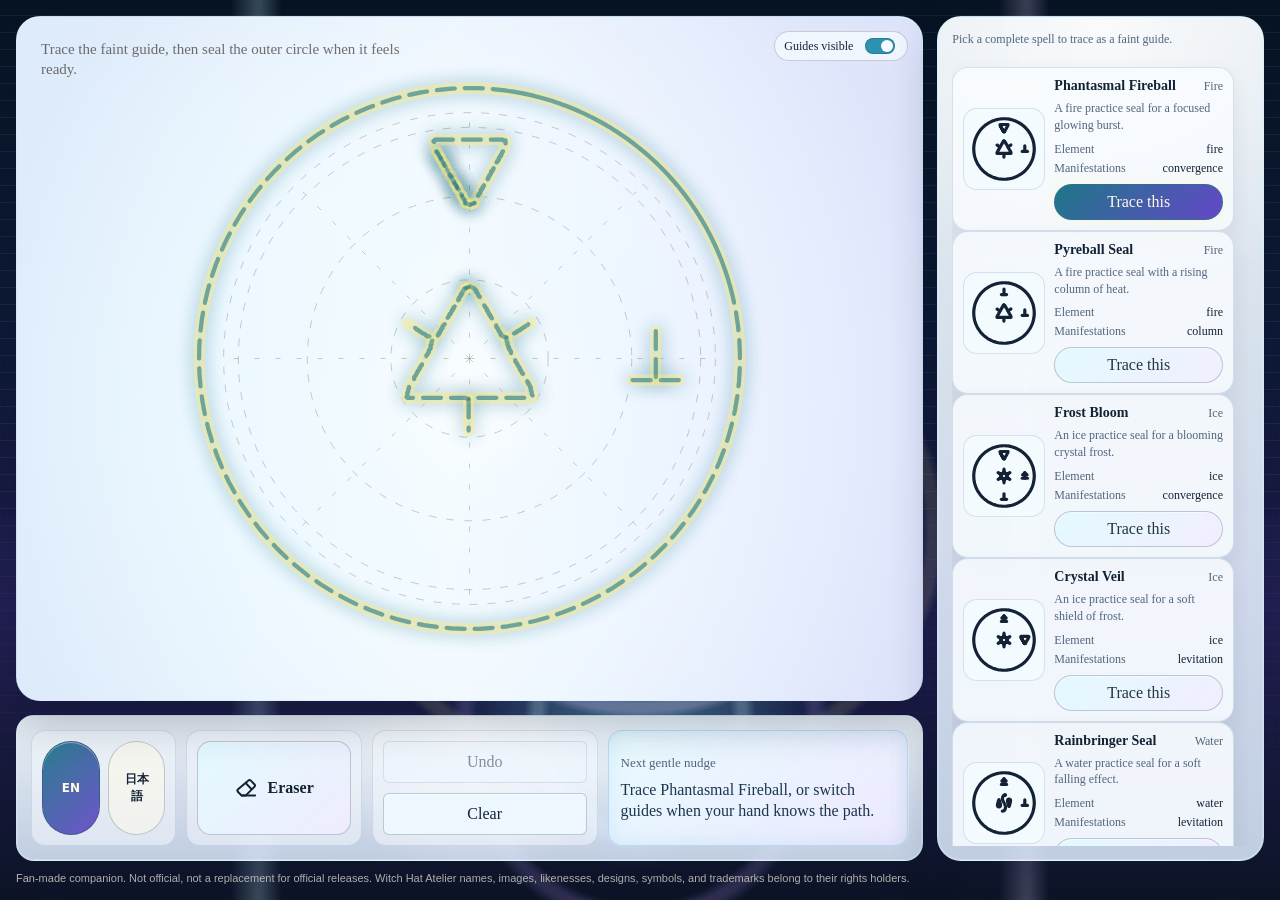
<file: index.html>
<!doctype html>
<html lang="en">
  <head>
    <meta charset="utf-8">
    <meta name="viewport" content="width=device-width, initial-scale=1, viewport-fit=cover">
    <meta name="theme-color" content="#101a35">
    <meta name="apple-mobile-web-app-capable" content="yes">
    <meta name="apple-mobile-web-app-title" content="Spell Desk">
    <meta name="apple-mobile-web-app-status-bar-style" content="black-translucent">
    <title>Spell Desk</title>
    <link rel="icon" href="./assets/favicon-BNoicV3H.ico">
    <link rel="manifest" href="./manifest.webmanifest">
    <link rel="apple-touch-icon" href="./assets/app-icon-180.png">
    <script>
      if (location.protocol === "file:" && location.pathname.endsWith("/index.html")) {
        location.replace("./gift-build/Spell%20Desk.html");
      }
    </script>
    <script type="module" crossorigin src="./assets/index-BX9wabui.js"></script>
    <link rel="modulepreload" crossorigin href="./assets/paperRenderer-Dd0D2qyX.js">
    <link rel="modulepreload" crossorigin href="./assets/templateNormalizer-DNqUxjE5.js">
    <link rel="modulepreload" crossorigin href="./assets/symbolRecognizer-B8q3ilQB.js">
    <link rel="modulepreload" crossorigin href="./assets/spellEffectRenderer-BEr-3Eyo.js">
    <link rel="modulepreload" crossorigin href="./assets/glyphOverlayRenderer-CsSyWi4k.js">
    <link rel="stylesheet" crossorigin href="./assets/paperRenderer-Dq1hb4TC.css">
  </head>
  <body>
    <div class="app-shell">
      <main class="workspace">
        <aside class="control-panel" aria-label="Spell controls">
          <section class="control-section">
            <div class="language-tabs" aria-label="Language">
              <button type="button" class="language-tab-button active" data-language="en">EN</button>
              <button type="button" class="language-tab-button" data-language="ja">日本語</button>
            </div>
          </section>

          <section class="control-section">
            <button type="button" id="toolToggleButton" class="tool-toggle-button" aria-label="Eraser" aria-pressed="false">
              <svg viewBox="0 0 24 24" aria-hidden="true" focusable="false" class="tool-icon tool-icon-erase">
                <path d="m16.5 3.8 3.7 3.7a2 2 0 0 1 0 2.8l-8.9 8.9H6.8l-3.6-3.6a2 2 0 0 1 0-2.8L13.7 3.8a2 2 0 0 1 2.8 0Z"></path>
                <path d="m11.8 7.1 5.1 5.1"></path>
                <path d="M6.8 19.2H21"></path>
              </svg>
              <svg viewBox="0 0 24 24" aria-hidden="true" focusable="false" class="tool-icon tool-icon-draw">
                <path d="M4 20 14.9 9.1"></path>
                <path d="m13.1 4.9 6 6"></path>
                <path d="m15.7 2.3 6 6-2.6 2.6-6-6Z"></path>
                <path d="m4 20 4.8-1.2"></path>
              </svg>
              <span id="toolToggleLabel">Eraser</span>
            </button>
          </section>

          <section class="control-section">
            <button type="button" id="undoButton" data-i18n="action.undo">Undo</button>
            <button type="button" id="clearButton" data-i18n="action.clear">Clear</button>
          </section>

          <section class="coach-card" aria-live="polite">
            <span class="label" data-i18n="coach.label">Next gentle nudge</span>
            <p id="coachMessage">Choose an outline, or draw an open circle to begin.</p>
          </section>

          <section class="wild-save-card" id="wildSaveCard" hidden>
            <span class="label" data-i18n="wild.label">Wild spell discovered</span>
            <p id="wildSaveHint" data-i18n="wild.hint">Save this closed-circle spell as a traceable guide.</p>
            <label class="toggle compact-toggle">
              <input type="checkbox" id="wildEffectToggle" checked>
              <span data-i18n="wild.markEffect">Mark its effect</span>
            </label>
            <button type="button" id="saveWildSpellButton" data-i18n="wild.save">Save wild spell</button>
          </section>
        </aside>

        <section class="canvas-panel" aria-label="Spell drawing surface">
          <div class="canvas-shell">
            <p class="canvas-hint" id="canvasHint" data-i18n="canvas.hint">
              Trace the glowing guide, then seal the outer circle when it feels ready.
            </p>
            <label class="toggle canvas-guide-toggle">
              <input type="checkbox" id="guidesToggle" checked>
              <span data-i18n="guides.visible">Guides visible</span>
            </label>
            <section class="spell-score-popover" id="spellScorePopover" aria-live="polite">
              <h2 class="panel-section-title" data-i18n="state.title">Spell State</h2>
              <div class="spell-state-status" id="statusValue">Loading</div>
              <section class="summary-band">
                <div>
                  <span class="label" data-i18n="state.element">Element</span>
                  <strong id="elementValue">None</strong>
                </div>
              </section>
              <section class="meter-list">
                <div class="meter-row">
                  <span data-i18n="meter.quality">Quality</span>
                  <div class="meter"><span id="qualityMeter"></span></div>
                  <span class="diagnostic-meter-value" id="qualityMeterValue">0%</span>
                </div>
                <div class="meter-row">
                  <span data-i18n="meter.stability">Stability</span>
                  <div class="meter"><span id="stabilityMeter"></span></div>
                  <span class="diagnostic-meter-value" id="stabilityMeterValue">0%</span>
                </div>
                <div class="meter-row">
                  <span data-i18n="meter.force">Force</span>
                  <div class="meter"><span id="forceMeter"></span></div>
                  <span class="diagnostic-meter-value" id="forceMeterValue">0%</span>
                </div>
              </section>
            </section>
            <canvas id="glyphCanvas" width="1200" height="800"></canvas>
            <canvas id="effectCanvas" width="1200" height="800"></canvas>
          </div>
        </section>

        <aside class="dictionary-panel" aria-label="Guide library">
          <section id="dictionaryRootPanel">
            <section class="reference-panel" aria-label="Dictionary reference">
              <div id="sampleSpellReferencePanel" class="reference-list">
                <p class="panel-description" data-i18n="description.spells">
                  Pick a complete spell to trace as a faint guide.
                </p>
                <div id="sampleSpellReferenceCards"></div>
              </div>
            </section>
          </section>
        </aside>
      </main>

      <footer class="app-footer">
        <p data-i18n="footer.notice">
          Fan-made companion. Not official, not a replacement for official releases. Witch Hat Atelier names, images,
          likenesses, designs, symbols, and trademarks belong to their rights holders.
        </p>
      </footer>
    </div>

  </body>
</html>
</file>
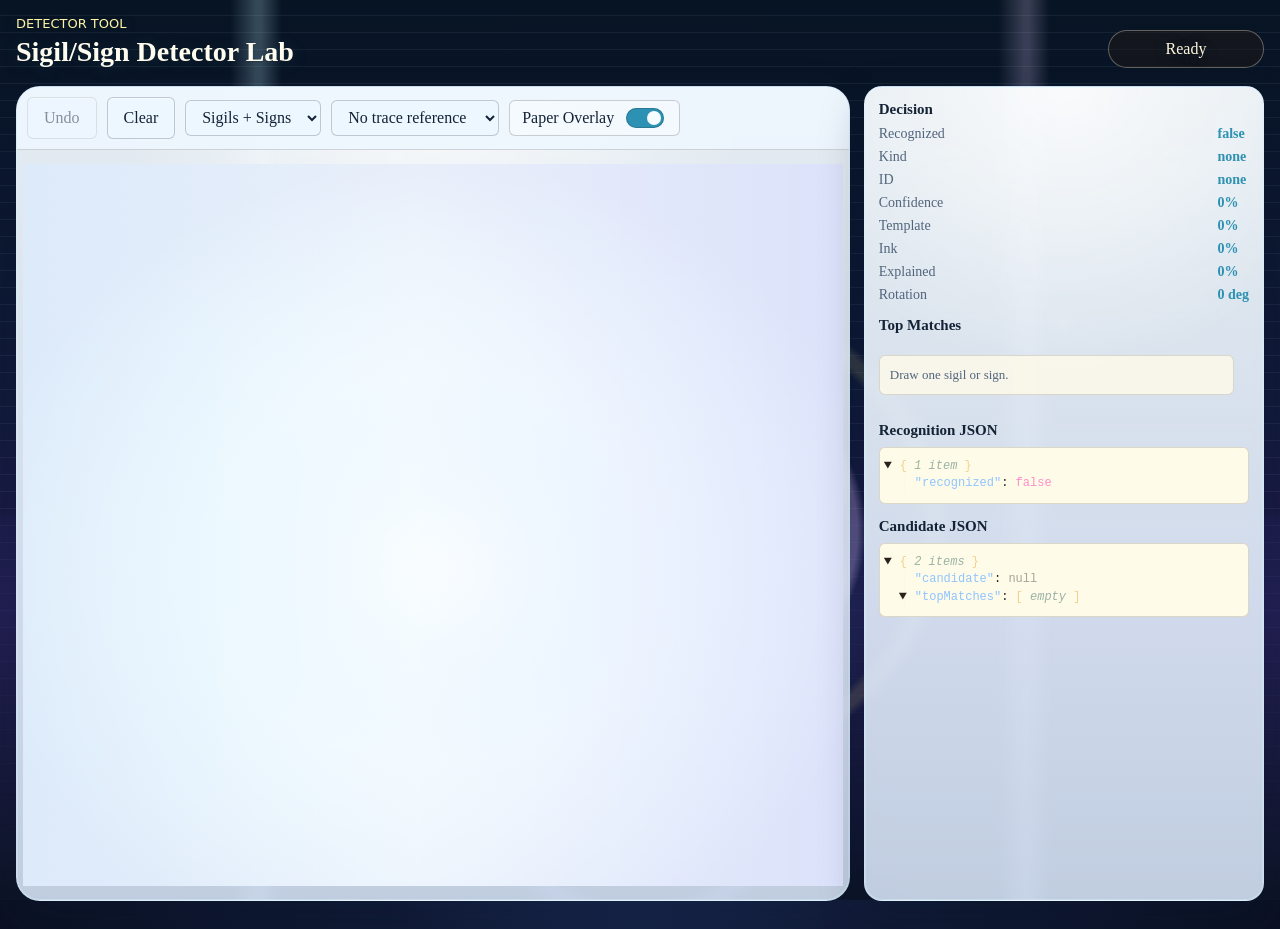
<file: tools/sigilSignDetectorLab.html>
<!doctype html>
<html lang="en">
  <head>
    <meta charset="utf-8">
    <meta name="viewport" content="width=device-width, initial-scale=1">
    <title>Sigil/Sign Detector Lab</title>
    <script type="module" crossorigin src="../assets/sigilSignDetectorLab-DBr9r1-W.js"></script>
    <link rel="modulepreload" crossorigin href="../assets/paperRenderer-Dd0D2qyX.js">
    <link rel="modulepreload" crossorigin href="../assets/templateNormalizer-DNqUxjE5.js">
    <link rel="modulepreload" crossorigin href="../assets/symbolRecognizer-B8q3ilQB.js">
    <link rel="modulepreload" crossorigin href="../assets/debugOverlay-DONpHWOa.js">
    <link rel="modulepreload" crossorigin href="../assets/glyphOverlayRenderer-CsSyWi4k.js">
    <link rel="stylesheet" crossorigin href="../assets/paperRenderer-Dq1hb4TC.css">
  </head>
  <body class="sigil-maker-page">
    <div class="app-shell">
      <header class="app-header">
        <div>
          <p class="eyebrow">Detector Tool</p>
          <h1>Sigil/Sign Detector Lab</h1>
        </div>
        <div class="status-pill" id="statusPill">Loading</div>
      </header>

      <main class="workspace maker-workspace detector-lab-workspace">
        <section class="canvas-panel maker-canvas-panel">
          <div class="toolbar detector-lab-toolbar">
            <button type="button" id="undoButton">Undo</button>
            <button type="button" id="clearButton">Clear</button>
            <select class="select-control" id="dictionaryMode">
              <option value="all">Sigils + Signs</option>
              <option value="sigils">Sigils</option>
              <option value="signs">Signs</option>
            </select>
            <select class="select-control" id="referenceOverlay">
              <option value="">No trace reference</option>
            </select>
            <label class="toggle">
              <input type="checkbox" id="paperOverlayToggle" checked>
              <span>Paper Overlay</span>
            </label>
          </div>
          <div class="detector-lab-canvas-shell">
            <canvas id="detectorCanvas" width="760" height="760"></canvas>
          </div>
        </section>

        <aside class="side-panel detector-lab-side-panel">
          <section class="diagnostic-block">
            <h2>Decision</h2>
            <div class="detector-lab-decision-grid">
              <span>Recognized</span><strong id="recognizedValue">false</strong>
              <span>Kind</span><strong id="kindValue">none</strong>
              <span>ID</span><strong id="idValue">none</strong>
              <span>Confidence</span><strong id="confidenceValue">0%</strong>
              <span>Template</span><strong id="templateValue">0%</strong>
              <span>Ink</span><strong id="inkValue">0%</strong>
              <span>Explained</span><strong id="explainedValue">0%</strong>
              <span>Rotation</span><strong id="rotationValue">0 deg</strong>
            </div>
          </section>

          <section class="diagnostic-block">
            <h2>Top Matches</h2>
            <div id="matchList" class="detector-match-list"></div>
          </section>

          <section class="diagnostic-block">
            <h2>Recognition JSON</h2>
            <pre id="recognitionOutput" class="diagnostic-output detector-lab-small-output">Draw one sigil or sign.</pre>
          </section>

          <section class="diagnostic-block">
            <h2>Candidate JSON</h2>
            <pre id="candidateOutput" class="diagnostic-output detector-lab-small-output">Draw one sigil or sign.</pre>
          </section>
        </aside>
      </main>
    </div>

  </body>
</html>
</file>
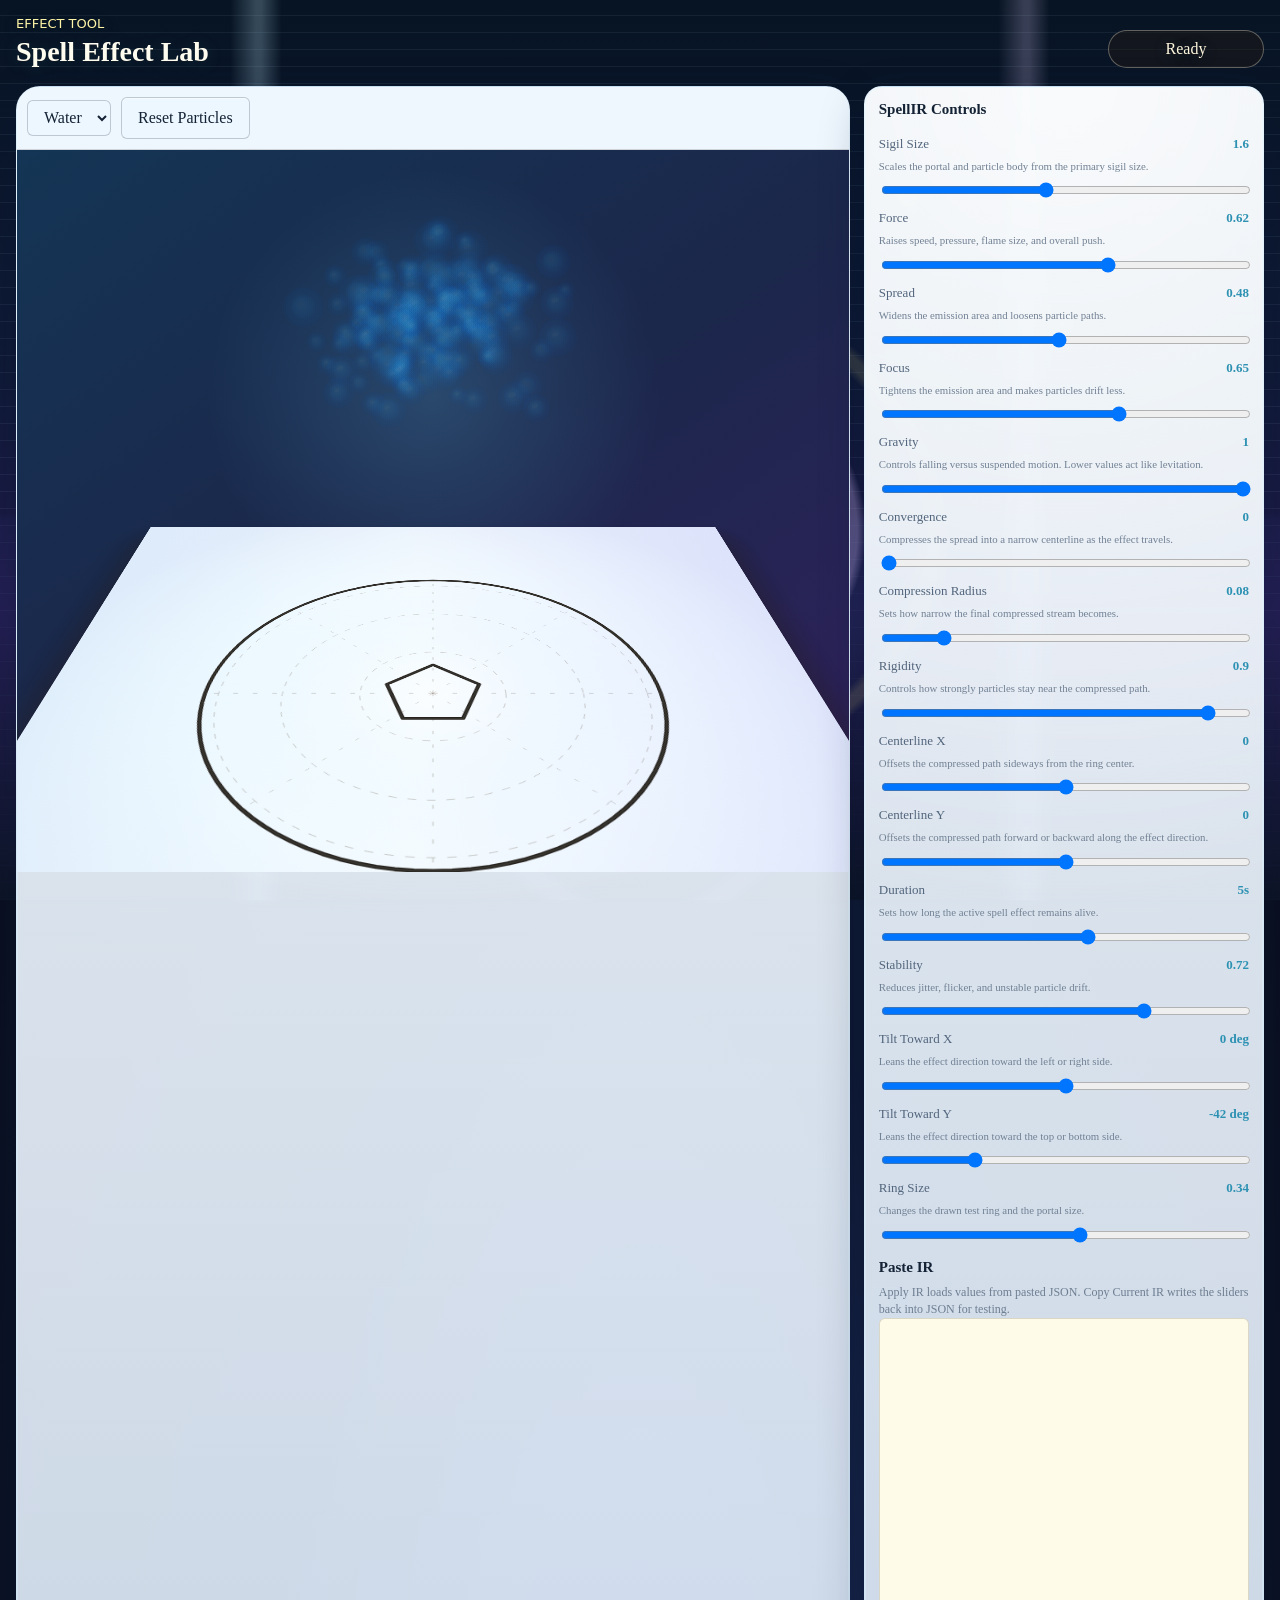
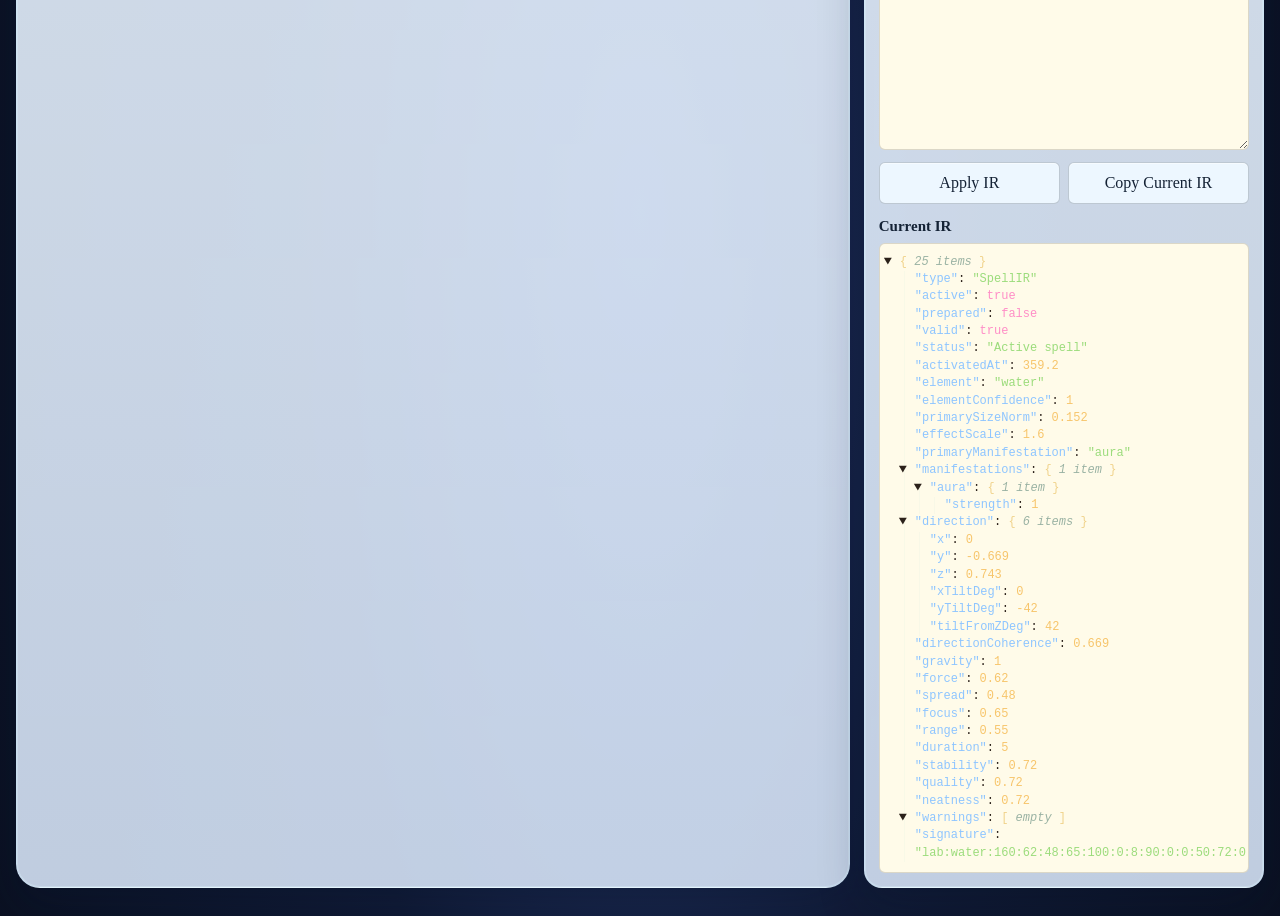
<file: tools/spellEffectLab.html>
<!doctype html>
<html lang="en">
  <head>
    <meta charset="utf-8">
    <meta name="viewport" content="width=device-width, initial-scale=1">
    <title>Spell Effect Lab</title>
    <script type="module" crossorigin src="../assets/spellEffectLab-BgDTCeCr.js"></script>
    <link rel="modulepreload" crossorigin href="../assets/paperRenderer-Dd0D2qyX.js">
    <link rel="modulepreload" crossorigin href="../assets/spellEffectRenderer-BEr-3Eyo.js">
    <link rel="modulepreload" crossorigin href="../assets/debugOverlay-DONpHWOa.js">
    <link rel="modulepreload" crossorigin href="../assets/glyphOverlayRenderer-CsSyWi4k.js">
    <link rel="stylesheet" crossorigin href="../assets/paperRenderer-Dq1hb4TC.css">
  </head>
  <body class="sigil-maker-page">
    <div class="app-shell">
      <header class="app-header">
        <div>
          <p class="eyebrow">Effect Tool</p>
          <h1>Spell Effect Lab</h1>
        </div>
        <div class="status-pill" id="statusPill">Ready</div>
      </header>

      <main class="workspace maker-workspace effect-lab-workspace">
        <section class="canvas-panel maker-canvas-panel">
          <div class="toolbar effect-lab-toolbar">
            <select class="select-control" id="elementControl">
              <option value="fire">Fire</option>
              <option value="water" selected>Water</option>
              <option value="wind">Wind</option>
              <option value="earth">Earth</option>
              <option value="light">Light</option>
            </select>
            <button type="button" id="resetButton">Reset Particles</button>
          </div>
          <div class="canvas-shell effect-lab-canvas-shell portal-active">
            <canvas id="labGlyphCanvas" width="900" height="700"></canvas>
            <canvas id="labEffectCanvas" width="900" height="700"></canvas>
          </div>
        </section>

        <aside class="side-panel effect-lab-side-panel">
          <section class="diagnostic-block effect-lab-controls" id="sliderControls"></section>

          <section class="diagnostic-block">
            <h2>Paste IR</h2>
            <p class="effect-lab-help">Apply IR loads values from pasted JSON. Copy Current IR writes the sliders back into JSON for testing.</p>
            <textarea id="irInput" class="template-output effect-lab-ir-input" spellcheck="false"></textarea>
            <div class="effect-lab-button-row">
              <button type="button" id="applyIrButton">Apply IR</button>
              <button type="button" id="copyIrButton">Copy Current IR</button>
            </div>
          </section>

          <section class="diagnostic-block">
            <h2>Current IR</h2>
            <pre id="irOutput" class="diagnostic-output effect-lab-ir-output"></pre>
          </section>
        </aside>
      </main>
    </div>

  </body>
</html>
</file>
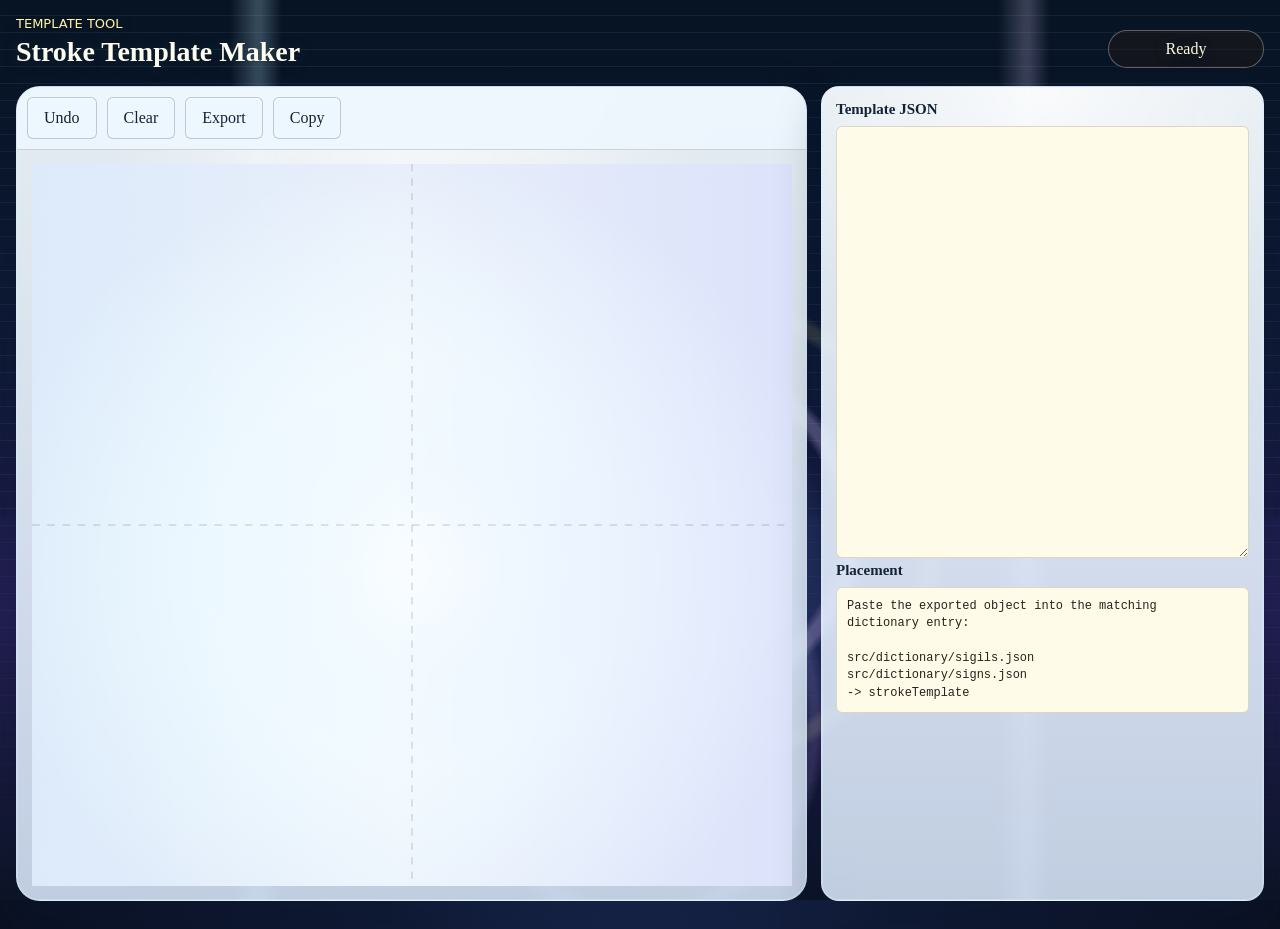
<file: tools/strokeTemplateMaker.html>
<!doctype html>
<html lang="en">
  <head>
    <meta charset="utf-8">
    <meta name="viewport" content="width=device-width, initial-scale=1">
    <title>Stroke Template Maker</title>
    <script type="module" crossorigin src="../assets/strokeTemplateMaker-BSDHB_Io.js"></script>
    <link rel="modulepreload" crossorigin href="../assets/paperRenderer-Dd0D2qyX.js">
    <link rel="modulepreload" crossorigin href="../assets/templateNormalizer-DNqUxjE5.js">
    <link rel="modulepreload" crossorigin href="../assets/glyphOverlayRenderer-CsSyWi4k.js">
    <link rel="stylesheet" crossorigin href="../assets/paperRenderer-Dq1hb4TC.css">
  </head>
  <body class="sigil-maker-page">
    <div class="app-shell">
      <header class="app-header">
        <div>
          <p class="eyebrow">Template Tool</p>
          <h1>Stroke Template Maker</h1>
        </div>
        <div class="status-pill" id="statusPill">Loading</div>
      </header>

      <main class="workspace maker-workspace">
        <section class="canvas-panel maker-canvas-panel">
          <div class="toolbar">
            <button type="button" id="undoButton">Undo</button>
            <button type="button" id="clearButton">Clear</button>
            <button type="button" id="exportButton">Export</button>
            <button type="button" id="copyButton">Copy</button>
          </div>
          <div class="reference-canvas-shell">
            <canvas id="templateCanvas" width="800" height="800"></canvas>
          </div>
        </section>

        <aside class="side-panel">
          <section class="diagnostic-block">
            <h2>Template JSON</h2>
            <textarea id="templateOutput" class="template-output" spellcheck="false"></textarea>
          </section>
          <section class="diagnostic-block">
            <h2>Placement</h2>
            <pre class="diagnostic-output">Paste the exported object into the matching dictionary entry:

src/dictionary/sigils.json
src/dictionary/signs.json
-> strokeTemplate</pre>
          </section>
        </aside>
      </main>
    </div>

  </body>
</html>
</file>
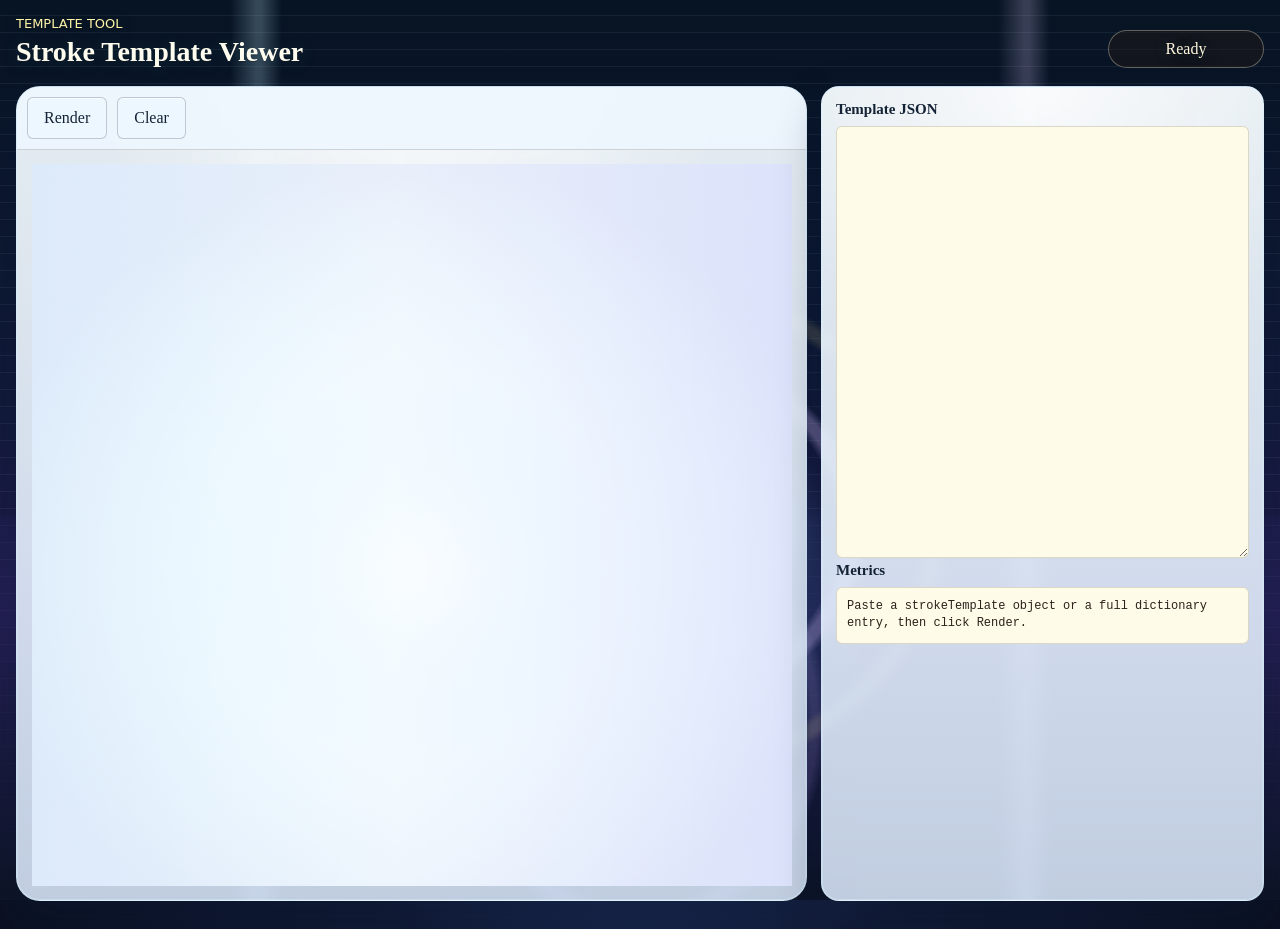
<file: tools/strokeTemplateViewer.html>
<!doctype html>
<html lang="en">
  <head>
    <meta charset="utf-8">
    <meta name="viewport" content="width=device-width, initial-scale=1">
    <title>Stroke Template Viewer</title>
    <script type="module" crossorigin src="../assets/strokeTemplateViewer-JGPphcwW.js"></script>
    <link rel="modulepreload" crossorigin href="../assets/paperRenderer-Dd0D2qyX.js">
    <link rel="stylesheet" crossorigin href="../assets/paperRenderer-Dq1hb4TC.css">
  </head>
  <body class="sigil-maker-page">
    <div class="app-shell">
      <header class="app-header">
        <div>
          <p class="eyebrow">Template Tool</p>
          <h1>Stroke Template Viewer</h1>
        </div>
        <div class="status-pill" id="statusPill">Ready</div>
      </header>

      <main class="workspace maker-workspace">
        <section class="canvas-panel maker-canvas-panel">
          <div class="toolbar">
            <button type="button" id="renderButton">Render</button>
            <button type="button" id="clearButton">Clear</button>
          </div>
          <div class="reference-canvas-shell">
            <canvas id="previewCanvas" width="800" height="800"></canvas>
          </div>
        </section>

        <aside class="side-panel">
          <section class="diagnostic-block">
            <h2>Template JSON</h2>
            <textarea id="templateInput" class="template-output" spellcheck="false"></textarea>
          </section>
          <section class="diagnostic-block">
            <h2>Metrics</h2>
            <pre id="metricsOutput" class="diagnostic-output">Paste a strokeTemplate object or a full dictionary entry, then click Render.</pre>
          </section>
        </aside>
      </main>
    </div>

  </body>
</html>
</file>
<file: assets/paperRenderer-Dq1hb4TC.css>
.diagnostic-json{color:#d7ecdc;background:#1d2b25;white-space:normal}.diagnostic-json .json-row{margin-left:10px;min-height:1.45em}.diagnostic-json .json-node{margin:0}.diagnostic-json .json-summary{align-items:baseline;cursor:pointer;list-style-position:outside;-webkit-user-select:none;user-select:none}.diagnostic-json .json-children{margin-left:4px;border-left:1px solid rgba(215,236,220,.18)}.diagnostic-json .json-key{color:#8ec5ff}.diagnostic-json .json-string{color:#9cdc7c}.diagnostic-json .json-number{color:#f7c56b}.diagnostic-json .json-boolean{color:#ff8ec7}.diagnostic-json .json-null{color:#a8a39a}.diagnostic-json .json-punctuation{color:#f0d28a}.diagnostic-json .json-meta{color:#9bb3a4;font-style:italic}:root{color-scheme:light;--ink: #142235;--muted-ink: #52657c;--paper: #edf8ff;--paper-deep: #c8ddff;--panel: #f7fbff;--panel-line: #9ebee6;--ember: #e45f7c;--teal: #2c91b2;--violet: #6e63dc;--leaf: #54a890;--gold: #f4c84f;--shadow: rgba(9, 19, 39, .28);--radius: 8px;--portal-tilt-duration: .98s}*{box-sizing:border-box}html,body{min-height:100%}body{position:relative;isolation:isolate;margin:0;font-family:Georgia,Palatino Linotype,Book Antiqua,serif;color:var(--ink);background:radial-gradient(ellipse at 50% 72%,#273a70,#101a35 38%,#070b16);overscroll-behavior:none}body:before,body:after{content:"";position:fixed;top:0;right:0;bottom:0;left:0;pointer-events:none}body:before{z-index:-2;background:radial-gradient(circle at 50% 58%,rgba(194,241,255,.82) 0 3%,rgba(116,138,255,.42) 7%,transparent 22%),radial-gradient(ellipse at 50% 59%,transparent 0 14%,rgba(164,232,255,.52) 15% 16%,transparent 17% 22%,rgba(218,191,255,.36) 23% 24%,transparent 25% 31%,rgba(255,234,137,.16) 32% 33%,transparent 34%),radial-gradient(ellipse at 50% 68%,rgba(92,226,255,.22) 0 9%,transparent 26%),linear-gradient(90deg,transparent 0 18%,rgba(195,238,255,.24) 20% 20.4%,transparent 22% 78%,rgba(226,209,255,.22) 80% 80.4%,transparent 82%),radial-gradient(circle at 17% 24%,rgba(198,244,255,.7) 0 .18%,transparent .55%),radial-gradient(circle at 31% 18%,rgba(165,180,255,.56) 0 .16%,transparent .5%),radial-gradient(circle at 71% 22%,rgba(255,246,185,.48) 0 .2%,transparent .58%),radial-gradient(circle at 83% 36%,rgba(255,255,255,.48) 0 .14%,transparent .5%),linear-gradient(180deg,#071423,#101a38 42%,#211a4c 68%,#070b16)}body:after{z-index:-1;opacity:.9;background:radial-gradient(ellipse at 50% 77%,rgba(130,232,255,.28) 0 5%,transparent 18%),radial-gradient(ellipse at 50% 80%,transparent 0 10%,rgba(199,235,255,.34) 11% 11.7%,transparent 12.8% 18%,rgba(188,153,255,.22) 19% 19.6%,transparent 20.8%),linear-gradient(180deg,transparent 0 57%,rgba(7,12,26,.42) 58%,rgba(7,11,22,.9) 100%),repeating-linear-gradient(0deg,rgba(197,234,255,.07) 0 1px,transparent 1px 17px);mix-blend-mode:screen}button,input{font:inherit}button{min-height:42px;border:1px solid rgba(20,34,53,.22);border-radius:6px;padding:0 16px;color:var(--ink);background:#edf7ff;box-shadow:0 1px #ffffff73 inset;cursor:pointer}button:disabled{cursor:not-allowed;opacity:.48;transform:none}select,textarea{font:inherit}.select-control{min-height:36px;border:1px solid rgba(20,34,53,.22);border-radius:6px;padding:0 12px;color:var(--ink);background:#edf7ff}button:hover{background:#dff5ff}button:active{transform:translateY(1px)}.sr-only{position:absolute;width:1px;height:1px;overflow:hidden;clip:rect(0 0 0 0);white-space:nowrap}.app-shell{width:min(1540px,100%);min-height:100vh;margin:0 auto;padding:max(16px,env(safe-area-inset-top)) max(16px,env(safe-area-inset-right)) max(14px,env(safe-area-inset-bottom)) max(16px,env(safe-area-inset-left));display:flex;flex-direction:column}body:not(.sigil-maker-page) .app-shell{height:100vh;overflow:hidden}.app-header{display:flex;align-items:end;justify-content:space-between;gap:18px;margin-bottom:18px;color:#fffdf0;text-shadow:0 2px 14px rgba(30,76,89,.42),0 1px 1px rgba(36,27,22,.34)}.app-header h1{margin:0;font-family:Georgia,Palatino Linotype,Book Antiqua,serif;font-size:28px;line-height:1.1;font-weight:700;letter-spacing:0}.eyebrow{margin:0 0 6px;font-family:system-ui,-apple-system,BlinkMacSystemFont,Segoe UI,sans-serif;color:#fff5a8;font-size:13px;letter-spacing:0;text-transform:uppercase}.header-actions{display:flex;align-items:center;gap:10px}.header-link{font-family:Segoe UI,Tahoma,Geneva,Verdana,sans-serif;min-height:36px;display:inline-flex;align-items:center;border:1px solid rgba(255,247,219,.34);border-radius:999px;padding:0 14px;color:#fff8df;text-decoration:none;background:#241b1647}.header-link:hover{background:#241b1670}.status-pill{min-width:156px;border:1px solid rgba(255,247,219,.34);border-radius:999px;padding:9px 14px;text-align:center;color:#fff8df;background:#241b1670}.spell-state-status{min-width:0;width:100%;max-width:100%;margin:0;padding:0;border:0;border-radius:0;font-size:13px;font-weight:600;text-align:left;color:var(--ink);background:transparent;display:inline-flex;align-items:center;gap:8px;box-shadow:none}.spell-state-status:before{content:"";width:9px;height:9px;flex:0 0 auto;border-radius:999px;background:#241b1661}.spell-state-status.active:before{background:var(--teal)}.spell-state-status.prepared:before{background:var(--teal)}.spell-state-status.invalid:before{background:#8d5149}.spell-state-status.closed:before{background:#5f4bd4}.status-pill.active{border-color:#ffd15dcc;background:#b8453194}.status-pill.prepared{border-color:#65b5b8db;background:#1f6f739e}.status-pill.invalid{border-color:#ffad8fcc;background:#542f2bb8}.spell-state-status.active,.spell-state-status.prepared,.spell-state-status.invalid,.spell-state-status.closed{border:0;color:var(--ink);background:transparent}.workspace{display:grid;grid-template-columns:minmax(0,1fr) minmax(320px,.36fr);grid-template-rows:minmax(0,1fr) auto;grid-template-areas:"canvas library" "controls library";gap:14px;align-items:stretch;flex:1 1 auto;min-height:0}.language-tabs{display:grid;grid-template-columns:repeat(2,minmax(0,1fr));gap:8px}.language-tab-button{min-height:34px;border-radius:999px;padding:0 12px;font-family:system-ui,-apple-system,BlinkMacSystemFont,Segoe UI,sans-serif;font-size:12px;font-weight:700;background:#fffbe98a}.language-tab-button.active{color:#fff9e8;background:linear-gradient(135deg,#1f7788f2,#6547c7eb)}.app-footer{display:grid;gap:2px;margin-top:10px;color:#fff9e8c7;font-family:Segoe UI,Tahoma,Geneva,Verdana,sans-serif;font-size:11px;line-height:1.35}.app-footer p{margin:0}.app-footer a{color:#ffef99;text-underline-offset:3px}.canvas-panel,.control-panel,.dictionary-panel,.side-panel{border:1px solid rgba(210,238,255,.48);border-radius:18px;background:radial-gradient(circle at 50% 0%,rgba(255,255,255,.76),transparent 34%),linear-gradient(180deg,#f4fbfff0,#deecffdb);box-shadow:0 18px 45px #07142d47,0 0 0 1px #def6ff47 inset;-webkit-backdrop-filter:blur(5px);backdrop-filter:blur(5px)}.canvas-panel{grid-area:canvas;min-width:0;overflow:hidden;display:flex;align-items:stretch;justify-content:stretch;border-radius:24px}.control-panel,.dictionary-panel{min-width:0;padding:14px;overflow:hidden;display:flex;flex-direction:column}.control-panel{grid-area:controls;display:grid;grid-template-columns:minmax(120px,.58fr) minmax(170px,.7fr) minmax(220px,.9fr) minmax(260px,1.2fr);grid-template-areas:"language tools actions coach";gap:8px 10px;align-items:stretch;justify-self:stretch;width:100%;overflow:visible}.dictionary-panel{grid-area:library;border-radius:24px}.control-panel .control-section:nth-of-type(1){grid-area:language}.control-panel .control-section:nth-of-type(2){grid-area:tools}.control-panel .control-section:nth-of-type(3){grid-area:actions}.control-panel .coach-card{grid-area:coach}.control-section{display:grid;gap:10px;border:1px solid rgba(45,94,142,.14);border-radius:14px;padding:10px;margin-bottom:0;background:#f8fcff80}.segmented-control{display:grid;grid-template-columns:repeat(2,minmax(0,1fr));overflow:hidden;border:1px solid rgba(36,27,22,.22);border-radius:8px;background:#f7fcffcc}.tool-toggle-button{min-height:100%;width:100%;display:inline-flex;align-items:center;justify-content:center;gap:10px;border-radius:14px;font-weight:700;background:linear-gradient(135deg,#e2f9fff0,#f1ecffe0)}.tool-toggle-button.active{color:#fff9e8;background:linear-gradient(135deg,#1f7788,#6547c7);box-shadow:0 0 18px #6547c747 inset}.tool-toggle-button .tool-icon{width:23px;height:23px;fill:none;stroke:currentColor;stroke-width:2.1;stroke-linecap:round;stroke-linejoin:round}.tool-toggle-button .tool-icon-draw,.tool-toggle-button.active .tool-icon-erase{display:none}.tool-toggle-button.active .tool-icon-draw{display:block}.segmented-control button{min-width:0;border:0;border-radius:0;background:transparent;box-shadow:none;font-weight:700}.segmented-control button.active{color:#fff9e8;background:linear-gradient(135deg,#1f7788,#6547c7);box-shadow:0 0 18px #6547c747 inset}.icon-tool-button{display:inline-flex;align-items:center;justify-content:center}.icon-tool-button svg{width:25px;height:25px;fill:none;stroke:currentColor;stroke-width:2.1;stroke-linecap:round;stroke-linejoin:round}.coach-card{position:static;width:auto;min-height:92px;display:grid;gap:8px;align-content:center;margin-bottom:0;border:1px solid rgba(84,168,214,.32);border-radius:14px;padding:12px;background:linear-gradient(135deg,#e7faffe6,#eee8ffd6);box-shadow:0 0 22px #54a8d624 inset;-webkit-backdrop-filter:blur(8px);backdrop-filter:blur(8px);pointer-events:none}.coach-card p{margin:0;color:#1d354d;font-size:16px;line-height:1.35}.wild-save-card{display:grid;gap:10px;margin-bottom:0;border:1px solid rgba(117,147,255,.34);border-radius:14px;padding:12px;background:radial-gradient(circle at 20% 0%,rgba(255,242,156,.34),transparent 34%),linear-gradient(135deg,#e7f9ffeb,#efe8ffdb);box-shadow:0 0 22px #79dcff29 inset,0 0 18px #6547c71a}.wild-save-card:not([hidden]){grid-area:auto;grid-column:1 / -1}.wild-save-card[hidden]{display:none}.wild-save-card p{margin:0;color:#243a55;font-size:14px;line-height:1.35}.compact-toggle{min-height:34px}.panel-section-title{margin:0;align-self:end;font-family:system-ui,-apple-system,BlinkMacSystemFont,Segoe UI,sans-serif;color:var(--muted-ink);font-size:16px;font-weight:600;letter-spacing:0;text-transform:uppercase}.control-section button,.control-section .toggle{width:100%}.control-section .toggle{justify-content:space-between}.toolbar{display:flex;align-items:center;gap:10px;min-height:58px;padding:10px;border-bottom:1px solid rgba(36,27,22,.16);background:#eef8ffe0}.toggle{display:inline-flex;align-items:center;gap:8px;min-height:36px;border:1px solid rgba(36,27,22,.2);border-radius:6px;padding:0 12px;background:#ffffff57}.toggle input{-webkit-appearance:none;-moz-appearance:none;appearance:none;position:relative;order:2;width:38px;height:20px;flex:0 0 auto;border-radius:999px;background:#241b163d;box-shadow:inset 0 0 0 1px #241b1633}.toggle input:before{content:"";position:absolute;top:3px;left:3px;width:14px;height:14px;border-radius:999px;background:#f7fcff;transition:transform .14s ease}.toggle input:checked{background:var(--teal)}.toggle input:checked:before{transform:translate(18px)}.canvas-shell{position:relative;width:100%;height:100%;max-height:none;flex:1 1 auto;background:radial-gradient(circle at 50% 62%,rgba(229,249,255,.9),transparent 34%),linear-gradient(120deg,#f6fcff9e,#d3e1ff29),var(--paper);touch-action:none;overflow:hidden;perspective:900px;perspective-origin:50% 56%;transition:background var(--portal-tilt-duration) ease}.canvas-guide-toggle{position:absolute;top:14px;right:14px;z-index:4;min-height:30px;padding:0 9px;border-radius:999px;font-size:12px;background:#f7fcffb8;-webkit-backdrop-filter:blur(8px);backdrop-filter:blur(8px)}.canvas-guide-toggle input{width:30px;height:16px}.canvas-guide-toggle input:before{top:2px;left:2px;width:12px;height:12px}.canvas-guide-toggle input:checked:before{transform:translate(14px)}.spell-score-popover{position:absolute;top:14px;left:14px;right:auto;z-index:4;width:min(260px,calc(100% - 28px));display:grid;grid-template-columns:minmax(0,1fr);grid-template-areas:"score-title" "score-status" "score-summary" "score-meters";gap:0;border:1px solid rgba(210,238,255,.48);border-radius:14px;padding:8px;color:var(--ink);font-size:.8rem;background:radial-gradient(circle at 80% 0%,rgba(255,255,255,.68),transparent 36%),linear-gradient(180deg,#f4fbfff0,#deecffe0);box-shadow:0 18px 45px #07142d47,0 0 0 1px #def6ff47 inset;-webkit-backdrop-filter:blur(10px);backdrop-filter:blur(10px);pointer-events:none;opacity:0;transform:translateY(-8px) scale(.98);transition:opacity .18s ease,transform .22s cubic-bezier(.16,.78,.18,1)}.spell-score-popover .panel-section-title{grid-area:score-title;align-self:center;padding-bottom:2px;font-size:.72rem}.spell-score-popover .spell-state-status{grid-area:score-status;justify-self:start;align-self:center;width:auto;padding-bottom:4px;font-size:.86rem;white-space:nowrap}.spell-score-popover .summary-band{grid-area:score-summary;grid-template-columns:minmax(0,1fr);gap:4px;margin:0;padding:6px 8px 4px;border-color:#2d5e8e29;border-bottom:0;border-radius:12px 12px 0 0;background:radial-gradient(circle at 90% 0%,rgba(255,255,255,.64),transparent 42%),#f8fcff94}.spell-score-popover .summary-band div{display:flex;gap:6px;align-items:baseline;justify-content:space-between}.spell-score-popover .summary-band strong{min-width:0;overflow-wrap:anywhere;text-align:right}.spell-score-popover .meter-list{grid-area:score-meters;gap:5px;margin:0;padding:5px 8px 8px;border-color:#2d5e8e29;border-top:0;border-radius:0 0 12px 12px;background:linear-gradient(180deg,#f8fcff94,#e9f3ffa3)}.spell-score-popover .meter-row{grid-template-columns:56px minmax(70px,1fr);gap:7px}.spell-score-popover.visible{opacity:1;transform:translateY(0) scale(1)}.canvas-shell canvas{position:absolute;top:0;right:0;bottom:0;left:0;display:block;width:100%;height:100%}#glyphCanvas,#labGlyphCanvas{z-index:1;transform-origin:50% 64%;transform-style:preserve-3d;will-change:transform,filter,box-shadow;transition:transform var(--portal-tilt-duration) cubic-bezier(.16,.78,.18,1),filter var(--portal-tilt-duration) ease,box-shadow var(--portal-tilt-duration) ease}.canvas-shell.portal-active{background:radial-gradient(circle at 50% 34%,rgba(111,216,255,.18),transparent 36%),linear-gradient(145deg,#143555,#1b274b 48%,#32215f)}.canvas-shell.portal-active #glyphCanvas,.canvas-shell.portal-active #labGlyphCanvas{transform:translateY(16%) rotateX(62deg) scale(.98);box-shadow:0 1px #fffbe985 inset,0 28px 38px #241b164d;filter:drop-shadow(0 30px 24px rgba(36,27,22,.34))}.canvas-hint{position:absolute;top:22px;left:24px;z-index:2;width:min(390px,calc(100% - 48px));margin:0;color:#241b169e;font-size:15px;line-height:1.35;text-align:left;pointer-events:none;transition:opacity .14s ease}.canvas-hint.hidden{opacity:0}#glyphCanvas.locked{cursor:not-allowed}#glyphCanvas.erase-mode{cursor:crosshair}.maker-workspace{grid-template-columns:minmax(420px,1fr) minmax(360px,.56fr)}.maker-canvas-panel{align-items:stretch;justify-content:flex-start;flex-direction:column}.reference-canvas-shell{position:relative;width:min(100%,760px);max-height:calc(100vh - 178px);aspect-ratio:1 / 1;margin:14px auto;background:var(--paper);touch-action:none}.reference-canvas-shell canvas{position:absolute;top:0;right:0;bottom:0;left:0;display:block;width:100%;height:100%}.detector-lab-workspace{grid-template-columns:minmax(520px,1fr) minmax(360px,.48fr)}.effect-lab-workspace{grid-template-columns:minmax(560px,1fr) minmax(360px,.48fr)}.detector-lab-toolbar,.effect-lab-toolbar{flex-wrap:wrap}.detector-lab-canvas-shell{position:relative;width:min(100%,820px);max-height:calc(100vh - 178px);aspect-ratio:1 / 1;margin:14px auto;background:var(--paper);touch-action:none}.effect-lab-canvas-shell{position:relative;width:min(100%,920px);max-height:calc(100vh - 178px);aspect-ratio:9 / 7;touch-action:none}.detector-lab-canvas-shell canvas{position:absolute;top:0;right:0;bottom:0;left:0;display:block;width:100%;height:100%}.effect-lab-canvas-shell canvas{position:absolute;top:0;right:0;bottom:0;left:0;display:block;width:100%;height:100%}.detector-lab-side-panel{display:grid;gap:14px;align-content:start}.effect-lab-side-panel{display:grid;gap:14px;align-content:start;overflow:auto}.effect-lab-controls{display:grid;gap:10px}.effect-lab-help{margin:0;color:color-mix(in srgb,var(--muted-ink) 84%,white);font-size:12px;line-height:1.4}.effect-lab-slider{display:grid;grid-template-columns:minmax(0,1fr) auto;gap:7px 12px;align-items:center;color:var(--muted-ink);font-size:13px}.effect-lab-slider strong{min-width:52px;color:var(--teal);text-align:right;font-variant-numeric:tabular-nums}.effect-lab-slider small{grid-column:1 / -1;color:color-mix(in srgb,var(--muted-ink) 82%,white);line-height:1.35}.effect-lab-slider input{grid-column:1 / -1;width:100%}.effect-lab-ir-input{min-height:150px}.effect-lab-ir-output{max-height:260px}.effect-lab-button-row{display:grid;grid-template-columns:repeat(2,minmax(0,1fr));gap:8px;margin-top:8px}.detector-lab-decision-grid{display:grid;grid-template-columns:minmax(0,1fr) auto;gap:7px 14px;font-size:14px}.detector-lab-decision-grid span{color:var(--muted-ink)}.detector-lab-decision-grid strong{color:var(--teal);font-variant-numeric:tabular-nums}.detector-lab-small-output{max-height:180px}.detector-match-list{display:grid;gap:8px;max-height:32vh;overflow:auto;scrollbar-gutter:stable}.detector-match-card{display:grid;grid-template-columns:72px minmax(0,1fr);gap:9px;align-items:center}.detector-match-card.best{border-color:#1f6f737a}.detector-match-preview{width:72px}.detector-match-body{min-width:0}.detector-score-bar{height:7px;overflow:hidden;border-radius:999px;background:#241b1624;margin:7px 0}.detector-score-bar span{display:block;height:100%;border-radius:inherit;background:var(--teal)}.template-output{width:100%;min-height:48vh;resize:vertical;border:1px solid rgba(36,27,22,.16);border-radius:6px;padding:10px;color:#2b211a;background:#fffbe9;font-family:JetBrains Mono,Consolas,Courier New,monospace;font-size:12px;line-height:1.45}#effectCanvas,#labEffectCanvas{z-index:2;pointer-events:none;mix-blend-mode:normal}.side-panel{min-width:0;padding:14px}.summary-band{grid-area:summary;display:grid;grid-template-columns:1fr;gap:10px;border:1px solid rgba(45,94,142,.14);border-radius:14px;padding:12px;background:#f8fcff80}.summary-band div{display:flex;align-items:baseline;justify-content:space-between;gap:14px}.label{color:var(--muted-ink);font-size:13px}.summary-band strong{font-size:14px;text-align:right;color:var(--teal)}.meter-list{grid-area:meters;display:grid;gap:12px;padding:12px;border:1px solid rgba(45,94,142,.14);border-radius:14px;background:#f8fcff80}.meter-row{display:grid;grid-template-columns:82px minmax(0,1fr);gap:10px;align-items:center;color:var(--muted-ink);font-size:14px}.diagnostics-visible .meter-row{grid-template-columns:82px minmax(0,1fr) auto}.diagnostic-meter-value{display:none;min-width:34px;text-align:right;color:var(--ink);font-variant-numeric:tabular-nums}.diagnostics-visible .diagnostic-meter-value{display:inline}.meter{height:9px;overflow:hidden;border-radius:999px;background:#241b1624}.meter span{display:block;width:0%;height:100%;border-radius:inherit;background:var(--ember);transition:width .16s ease}.meter span[data-level=low]{background:#b84531}.meter span[data-level=medium]{background:#d4a13d}.meter span[data-level=high]{background:#2f8a64}.panel-tabs,.reference-panel,.diagnostics-panel{border-top:1px solid rgba(36,27,22,.16);padding-top:14px}.panel-tabs{display:grid;grid-template-columns:repeat(2,1fr);gap:0;border-top:0;padding-top:0;margin-bottom:14px;border-bottom:1px solid rgba(36,27,22,.2)}.reference-panel,.dictionary-panel .diagnostics-panel{border-top:0;padding-top:0}.reference-tabs,.diagnostics-tabs{display:grid;gap:0;margin-bottom:10px;border-bottom:1px solid rgba(36,27,22,.18);border-radius:16px;overflow:hidden;background:#f8fcff85}.reference-tabs,.diagnostics-tabs{grid-template-columns:repeat(3,1fr)}.panel-tab-button,.dictionary-tab-button,.diagnostic-tab-button{min-width:0;padding:0 8px;border:0;border-bottom:0;border-radius:0;background:transparent;box-shadow:none;color:var(--muted-ink)}.diagnostic-copy-button{position:absolute;top:7px;right:21px;z-index:1;min-height:28px;padding:0 9px;border-radius:6px;background:#fff2c5eb;color:var(--muted-ink);font-size:12px}.panel-tab-button.active,.dictionary-tab-button.active,.diagnostic-tab-button.active{color:#fff9e8;background:linear-gradient(135deg,#2c91b2f2,#6e63dceb)}.panel-tab-button:hover,.dictionary-tab-button:hover,.diagnostic-tab-button:hover{background:#fff2c5a3}.reference-list{display:grid;grid-auto-rows:max-content;align-content:start;gap:10px;max-height:none;overflow-y:auto;overflow-x:hidden;scrollbar-gutter:stable;min-height:0;flex:1 1 auto}.reference-list[hidden]{display:none}.reference-note{border:1px solid rgba(36,27,22,.14);border-radius:6px;padding:10px;color:var(--muted-ink);background:#fffbe9d1;font-size:13px;line-height:1.4;flex:1 1 auto}.reference-note[hidden]{display:none}.reference-card{border:1px solid rgba(45,94,142,.16);border-radius:16px;padding:10px;background:#f8fcffdb;box-shadow:0 10px 22px #0b1c3c14}.reference-card.has-template{display:grid;grid-template-columns:82px minmax(0,1fr);gap:9px;align-items:center}.reference-preview{width:82px;aspect-ratio:1 / 1;border:1px solid rgba(45,94,142,.16);border-radius:14px;background:#f3fbff}.reference-preview svg{display:block;width:100%;height:100%}.reference-preview polyline{fill:none;stroke:var(--ink);stroke-width:4;stroke-linecap:round;stroke-linejoin:round}.reference-card-header{display:flex;align-items:baseline;justify-content:space-between;gap:10px;margin-bottom:6px}.reference-card-header strong{font-size:14px}.reference-card-header span{color:var(--muted-ink);font-size:12px;text-transform:capitalize}.reference-card-description{margin:0 0 8px;color:var(--muted-ink);font-size:12px;line-height:1.4}.reference-card dl{display:grid;gap:4px;margin:0 0 8px}.reference-card dl div{display:flex;justify-content:space-between;gap:12px}.reference-card dt{color:var(--muted-ink);font-size:12px}.reference-card dd{margin:0;text-align:right;font-size:12px}.reference-source{margin-top:8px;color:var(--muted-ink);font-size:12px;line-height:1.35}.reference-source summary{cursor:pointer;color:var(--ink);font-weight:600}.reference-source p{margin:6px 0 0}.guide-button{width:100%;min-height:36px;border-radius:999px;color:#203936;background:linear-gradient(135deg,#e2f9fff0,#f1ecffe0)}.guide-button.active{border-color:#2a7987a3;color:#fff9e8;background:linear-gradient(135deg,#1f7788,#6547c7);box-shadow:0 0 18px #ffef9938}.diagnostic-output{max-height:none;overflow-y:auto;overflow-x:auto;scrollbar-gutter:stable;margin:0;border:1px solid rgba(36,27,22,.16);border-radius:6px;padding:10px;color:#2b211a;background:#fffbe9;font-family:JetBrains Mono,Consolas,Courier New,monospace;font-size:12px;line-height:1.45;white-space:pre-wrap}.diagnostic-panel-shell{min-height:0;flex:1 1 auto;display:flex;flex-direction:column}.diagnostic-panel-shell[hidden]{display:none}#dictionaryRootPanel,#diagnosticRootPanel,.reference-panel,.diagnostics-panel{min-height:0;flex:1 1 auto;display:flex;flex-direction:column}#dictionaryRootPanel[hidden],#diagnosticRootPanel[hidden]{display:none}.diagnostic-viewer-shell{position:relative;min-height:0;flex:1 1 auto;display:flex}.diagnostic-viewer-shell .diagnostic-output{flex:1 1 auto;min-height:0}.diagnostic-block{min-width:0}.diagnostic-block h2{margin:0 0 8px;font-family:Cinzel,serif;font-size:15px;letter-spacing:0}.panel-description{margin:0 0 10px;color:var(--muted-ink);font-size:12px;line-height:1.35}@media(max-width:1050px){body:not(.sigil-maker-page) .app-shell{height:auto;overflow:visible}.workspace{grid-template-columns:1fr;grid-template-rows:auto;grid-template-areas:"canvas" "controls" "library";align-items:start}.control-panel,.dictionary-panel{overflow:visible}.canvas-panel{display:block}.canvas-shell{width:100%;height:min(68vh,640px);max-height:none;min-height:420px;aspect-ratio:auto}.canvas-hint{top:14px;left:14px;width:min(330px,calc(100% - 28px));font-size:13px}.side-panel{order:2}.control-panel{grid-template-columns:minmax(120px,.64fr) minmax(160px,.76fr) minmax(210px,1fr) minmax(240px,1.1fr);grid-template-areas:"language tools actions coach";justify-self:stretch;width:100%}.dictionary-panel{max-height:min(82vh,720px)}#dictionaryRootPanel,#diagnosticRootPanel,.reference-panel{min-height:0}}@media(max-width:640px){.app-shell{padding:max(10px,env(safe-area-inset-top)) max(10px,env(safe-area-inset-right)) max(10px,env(safe-area-inset-bottom)) max(10px,env(safe-area-inset-left))}.app-header{display:grid;align-items:start}.app-header h1{font-size:23px}.workspace{gap:10px}.canvas-shell{height:64vh;min-height:360px}.control-panel,.dictionary-panel{padding:10px}.dictionary-panel{max-height:none}.control-panel{grid-template-columns:1fr;grid-template-areas:"language" "tools" "actions" "coach" "wild"}.wild-save-card:not([hidden]){grid-area:wild;grid-column:auto}.coach-card{width:auto;min-height:0}.spell-score-popover{top:10px;left:10px;right:auto;width:min(235px,calc(100% - 20px))}.canvas-guide-toggle{top:10px;right:10px}.control-section{gap:8px;padding:10px}.reference-card.has-template{grid-template-columns:70px minmax(0,1fr)}.reference-preview{width:70px}.toolbar{flex-wrap:wrap}.toolbar button,.toggle{flex:1 1 120px;justify-content:center}}
</file>
